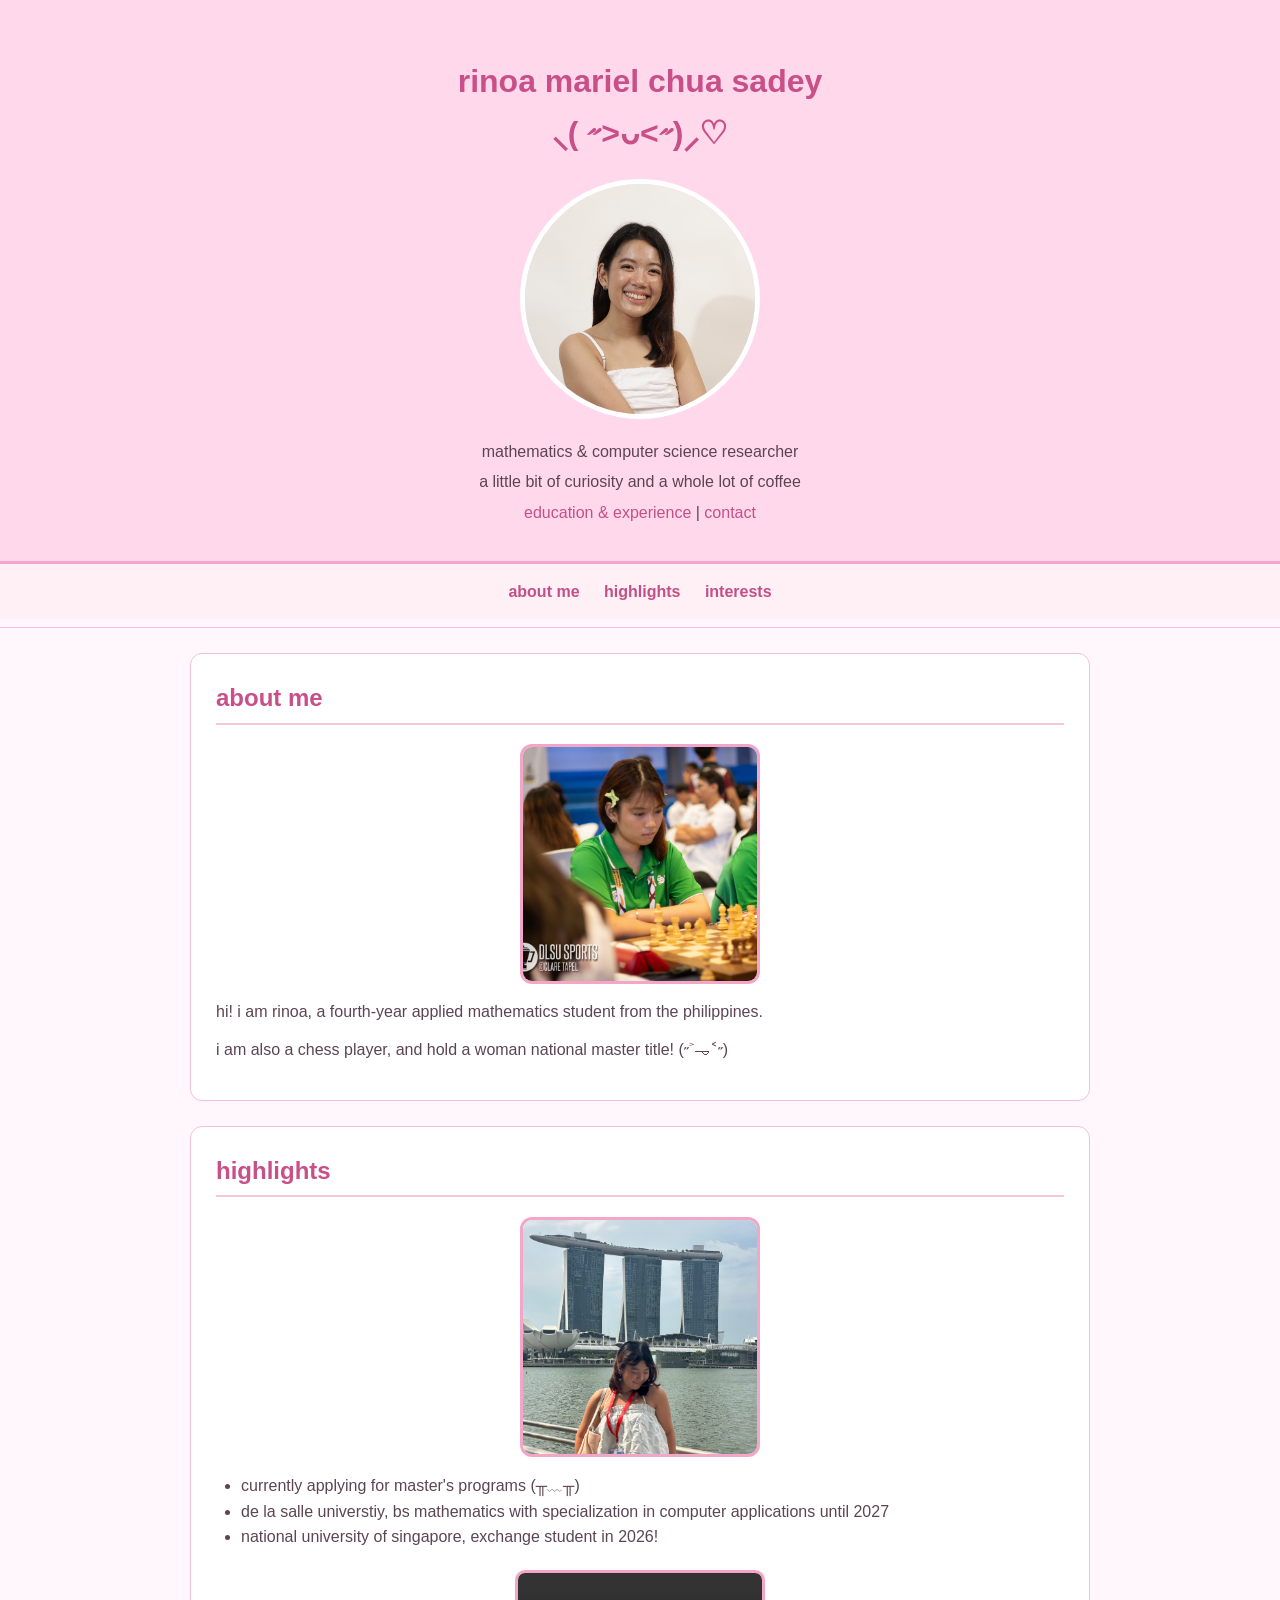
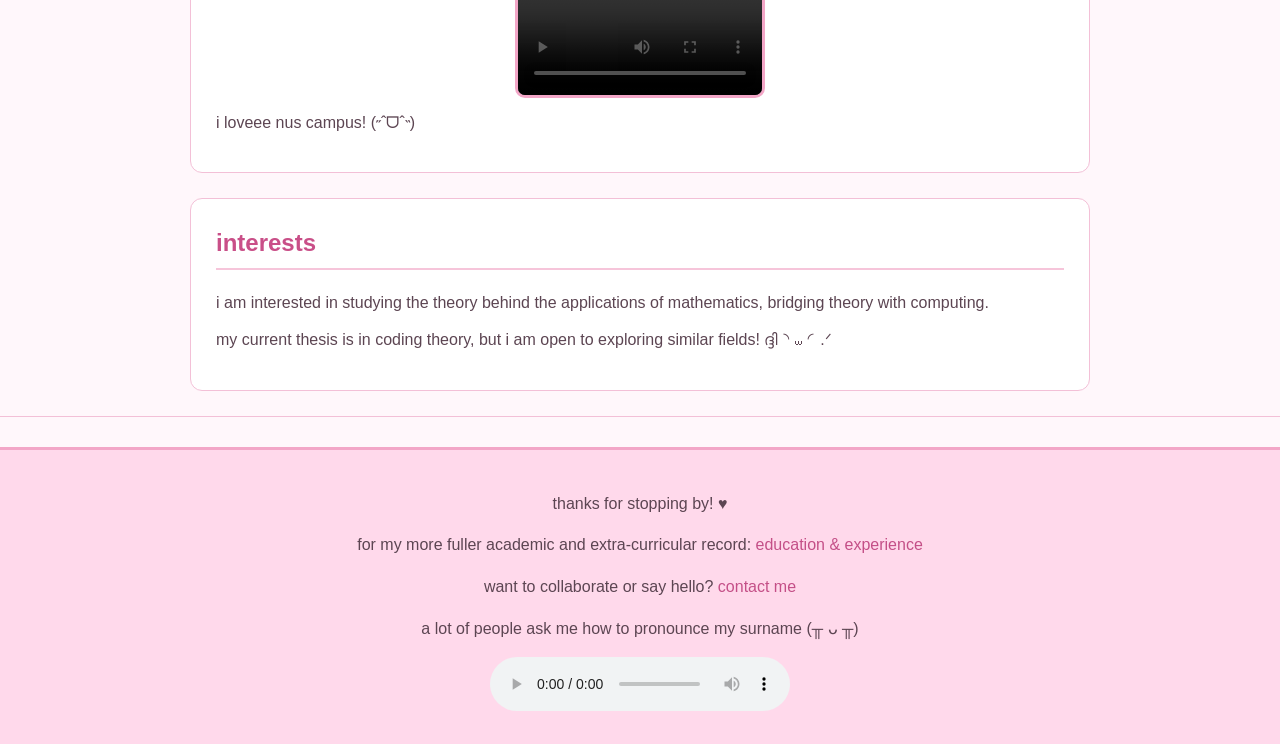
<file: index.html>
<!DOCTYPE html>
<html lang="en">
	<head>
		<title> rinoa's website &hearts; </title>
		<meta charset="UTF-8">
		<meta name="viewport" content="width=device-width, initial-scale=1">
		<link rel="stylesheet" type="text/css" href="styles.css">
	</head>
	<body>
		<header>
			<h1> rinoa mariel chua sadey <br> ⸜( ˶>ᴗ<˶)⸝♡ </h1>
			<img src="media/main.png" alt="my professional photo" width="240" height="240">
			<p> mathematics &amp; computer science researcher </p>
			<p> a little bit of curiosity and a whole lot of coffee </p>
			<a href="education-experience.html"> education &amp; experience </a> |
			<a href="contact.html"> contact </a>
		</header>
		<nav>
			<ul>
				<li><a href="index.html#about"> about me </a></li>
				<li><a href="index.html#highlights"> highlights </a></li>
				<li><a href="index.html#interests"> interests </a></li>
			</ul>
		</nav>
		<hr>
		<section id="about">
			<h2> about me </h2>
			<img src="media/chess.png" alt="my photo playing chess" width="240" height="240">
			<p>
				hi! i am rinoa, a fourth-year applied mathematics student from the philippines.
			</p>
			<p>
				i am also a chess player, and hold a woman national master title! (˶˃𐃷˂˶)
			</p>
		</section>
		<section id="highlights">
			<h2> highlights </h2>
			<img src="media/singapore.png" alt="my photo in singapore" width="240" height="240">
			<ul>
				<li> currently applying for master's programs (╥﹏╥) </li>
				<li> de la salle universtiy, bs mathematics with specialization in computer applications until 2027</li>
				<li> national university of singapore, exchange student in 2026! </li>
			</ul>
			<video controls width="250">
				<source src="media/nus_campus.mp4" type="video/mp4" />
				<p> your browser does not support the video element. </p>
			</video>
			<p> i loveee nus campus! (˶ˆᗜˆ˵) </p>
		</section>
		<section id="interests">
			<h2> interests </h2>
			<p> 
				i am interested in studying the theory behind the applications of mathematics,
				bridging theory with computing.
			</p>
			<p>
				my current thesis is in coding theory, but i am open to exploring similar fields! ദ്ദി◝ ⩊ ◜.ᐟ
			</p>
		</section>
		<hr>
		<footer>
			<p> thanks for stopping by! &hearts; </p> 
			<p>
				for my more fuller academic and extra-curricular record:
				<a href="education-experience.html"> education &amp; experience </a>
			</p>
			<p>
				want to collaborate or say hello?
				<a href="contact.html"> contact me </a>
			</p>
			<p>
				a lot of people ask me how to pronounce my surname (╥ ᴗ ╥)
			</p>
			<audio controls src="media/surname_pronunciation.m4a">
				your browser does not support the audio element.
			</audio>			
		</footer>
	</body>
</html>
</file>
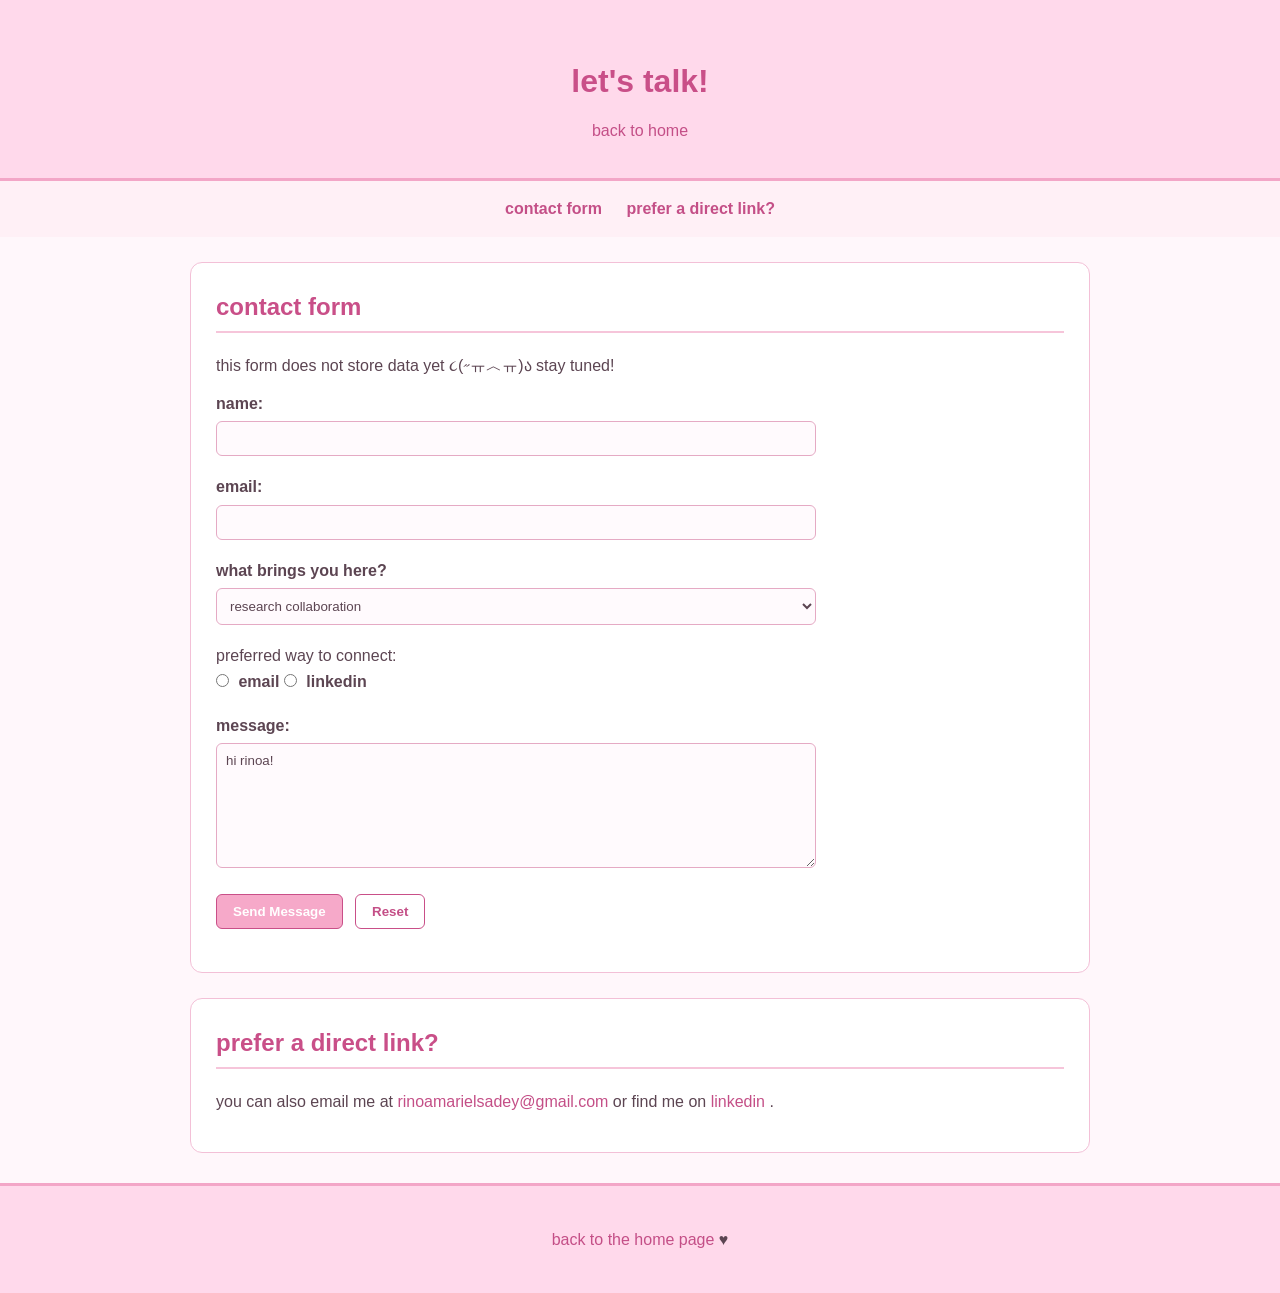
<file: contact.html>
<!DOCTYPE html>
<html lang="en">
	<head>
		<title> contact rinoa! </title>
		<meta charset="UTF-8">
		<meta name="viewport" content="width=device-width, initial-scale=1">
		<link rel="stylesheet" type="text/css" href="styles.css">
	</head>
	<body>
		<header id="top">
        	<h1> let's talk! </h1>
			<a href="index.html"> back to home </a>
    	</header>
		<nav>
			<ul>
				<li><a href="contact.html#contact-form"> contact form </a></li>
				<li><a href="contact.html#direct-contact"> prefer a direct link? </a></li>
			</ul>
		</nav>
		<section id="contact-form">
        	<h2> contact form </h2>
        	<p> this form does not store data yet ૮(˶ㅠ︿ㅠ)ა stay tuned! </p>
            	<form action="#" method="get">
                	<p>
                    	<label for="name"> name: </label><br>
                    	<input type="text" id="name" name="name">
                	</p>

                	<p>
                    	<label for="email"> email: </label><br>
                    	<input type="email" id="email" name="email">
                	</p>

                	<p>
                    	<label for="reason"> what brings you here? </label><br>
                    	<select id="reason" name="reason">
                        	<option value="research"> research collaboration </option>
                        	<option value="academic"> academic conversation </option>
                        	<option value="chess"> chess </option>
                        	<option value="other"> something else </option>
                    	</select>
                	</p>

                	<p>
                    	preferred way to connect: <br>
                    	<input type="radio" id="email-choice" name="contact-method" value="email">
                    	<label for="email-choice"> email </label>
                    	<input type="radio" id="linkedin-choice" name="contact-method" value="linkedin">
                    	<label for="linkedin-choice"> linkedin </label>
                	</p>

                	<p>
                    	<label for="message"> message: </label><br>
                    	<textarea id="message" name="message" rows="7" cols="50">hi rinoa! </textarea>
                	</p>

                	<p>
                    	<input type="submit" value="Send Message">
                    	<input type="reset" value="Reset">
                	</p>
            	</form>
        	</section>

        	<section id="direct-contact">
            <h2> prefer a direct link? </h2>
            <p>
                you can also email me at
                <a href="mailto:rinoamarielsadey@gmail.com"> rinoamarielsadey@gmail.com </a>
                or find me on
                <a href="https://www.linkedin.com/in/rinoa-mariel-sadey" target="_blank"> linkedin </a>.
            </p>
        </section>
    <footer>
        <p><a href="index.html"> back to the home page </a> &hearts;</p>
    </footer>
</html>
</file>
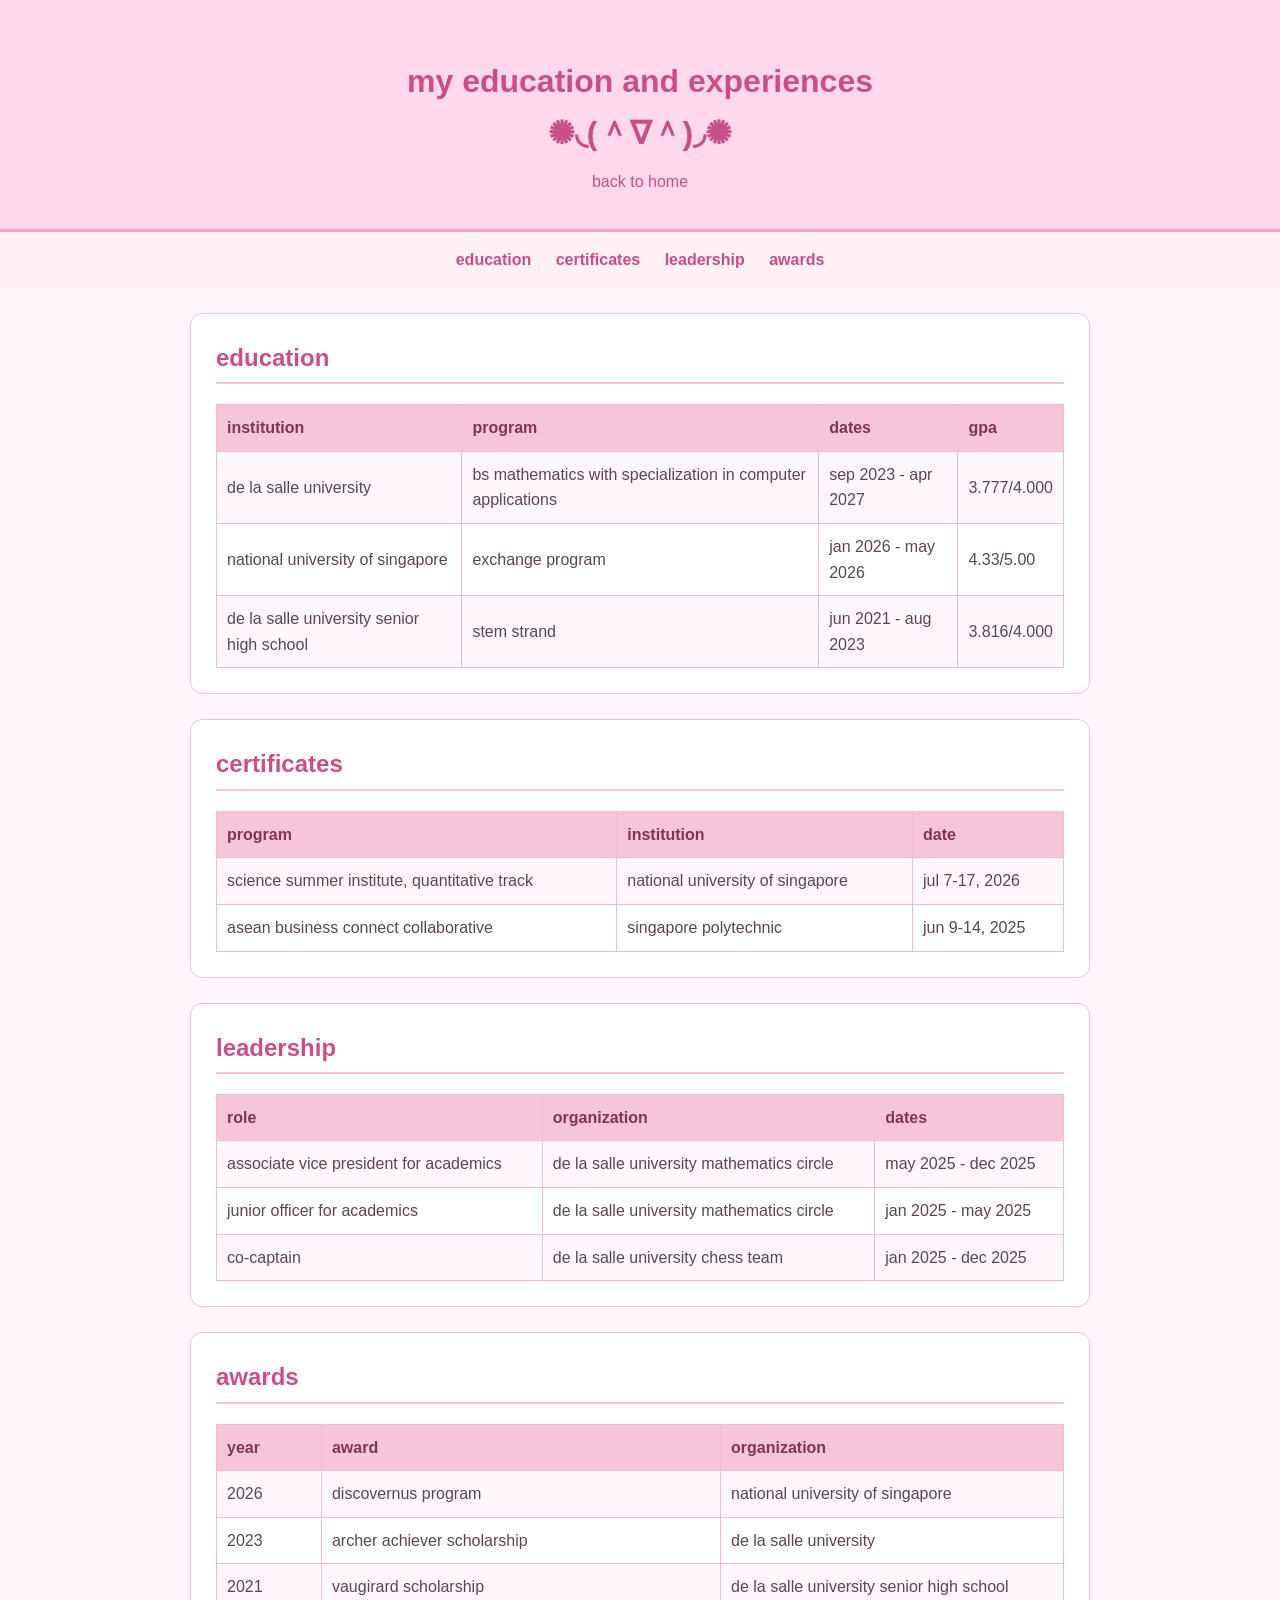
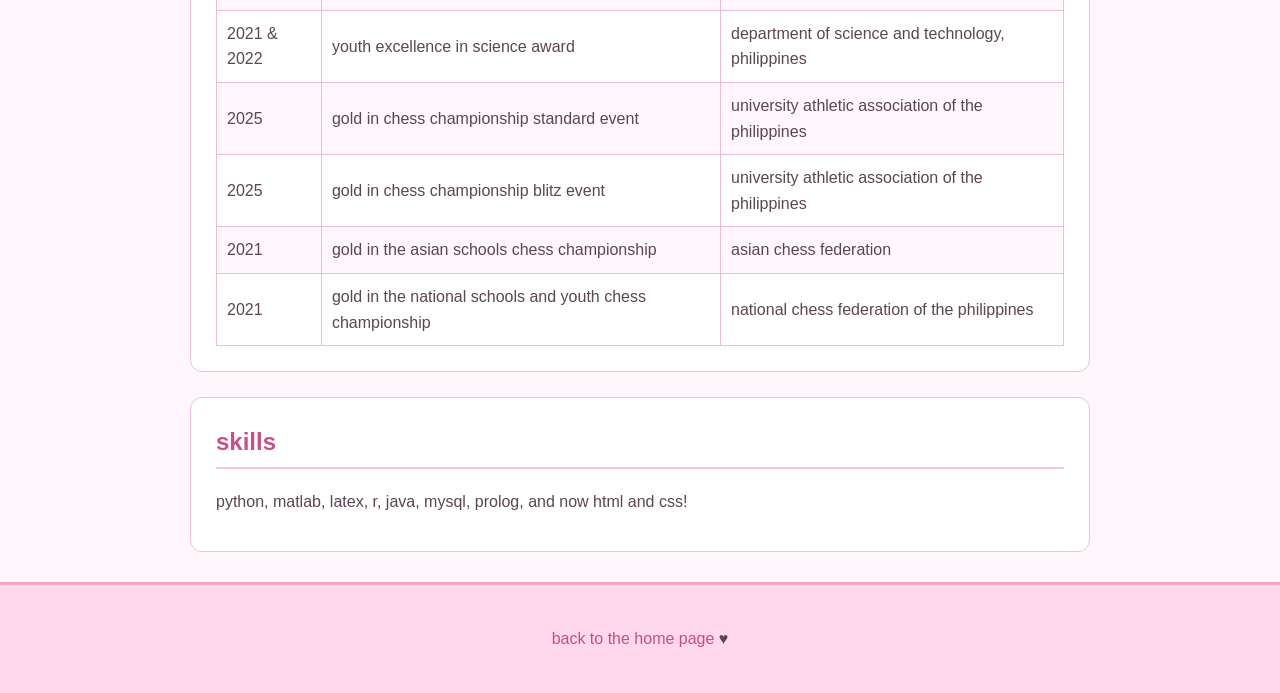
<file: education-experience.html>
<!DOCTYPE html>
<html lang="en">
<head>
    <title> rinoa's education &amp; experiences! </title>
    <meta charset="UTF-8">
    <meta name="viewport" content="width=device-width, initial-scale=1">
    <link rel="stylesheet" type="text/css" href="styles.css">
</head>
<body>
    <header>
        <h1> my education and experiences <br> ✺◟(＾∇＾)◞✺ </h1>
        <a href="index.html"> back to home </a>
    </header>
    <nav>
        <ul>
            <li> <a href="education-experience.html#education"> education </a> </li>
            <li> <a href="education-experience.html#certificates"> certificates </a> </li>
            <li> <a href="education-experience.html#leadership"> leadership </a> </li>
            <li> <a href="education-experience.html#awards"> awards </a> </li>
        </ul>
    </nav>
    <main>
        <section id="education">
            <h2> education </h2>
            <table>
                <tr>
                    <th> institution </th>
                    <th> program </th>
                    <th> dates </th>
                    <th> gpa </th>
                </tr>
                <tr>
                    <td> de la salle university </td>
                    <td> bs mathematics with specialization in computer applications </td>
                    <td> sep 2023 - apr 2027 </td>
                    <td> 3.777/4.000 </td>
                </tr>
                <tr>
                    <td> national university of singapore </td>
                    <td> exchange program </td>
                    <td> jan 2026 - may 2026 </td>
                    <td> 4.33/5.00 </td>
                </tr>
                <tr>
                    <td> de la salle university senior high school </td>
                    <td> stem strand </td>
                    <td> jun 2021 - aug 2023 </td>
                    <td> 3.816/4.000 </td>
                </tr>
            </table>
        </section>
        <section id="certificates">
            <h2> certificates </h2>
            <table>
                <tr>
                    <th> program </th>
                    <th> institution </th>
                    <th> date </th>
                </tr>
                <tr>
                    <td> science summer institute, quantitative track </td>
                    <td> national university of singapore </td>
                    <td> jul 7-17, 2026 </td>
                </tr>
                <tr>
                    <td> asean business connect collaborative </td>
                    <td> singapore polytechnic </td>
                    <td> jun 9-14, 2025 </td>
                </tr>
            </table>
        </section>
        <section id="leadership">
            <h2> leadership </h2>
            <table>
                <tr>
                    <th> role </th>
                    <th> organization </th>
                    <th> dates </th>
                </tr>
                <tr>
                    <td> associate vice president for academics </td>
                    <td> de la salle university mathematics circle </td>
                    <td> may 2025 - dec 2025 </td>
                </tr>
                <tr>
                    <td> junior officer for academics </td>
                    <td> de la salle university mathematics circle </td>
                    <td> jan 2025 - may 2025 </td>
                </tr>
                <tr>
                    <td> co-captain </td>
                    <td> de la salle university chess team </td>
                    <td> jan 2025 - dec 2025 </td>
                </tr>
            </table>
        </section>
        <section id="awards">
            <h2> awards </h2>
            <table>
                <tr>
                    <th> year </th>
                    <th> award </th>
                    <th> organization </th>
                </tr>
                <tr>
                    <td> 2026 </td>
                    <td> discovernus program </td>
                    <td> national university of singapore </td>
                </tr>
                <tr>
                    <td> 2023 </td>
                    <td> archer achiever scholarship </td>
                    <td> de la salle university </td>
                </tr>
                <tr>
                    <td> 2021 </td>
                    <td> vaugirard scholarship </td>
                    <td> de la salle university senior high school </td>
                </tr>
                <tr>
                    <td> 2021 &amp; 2022 </td>
                    <td> youth excellence in science award </td>
                    <td> department of science and technology, philippines </td>
                </tr>
                <tr>
                    <td> 2025 </td>
                    <td> gold in chess championship standard event </td>
                    <td> university athletic association of the philippines </td>
                </tr>
                <tr>
                    <td> 2025 </td>
                    <td> gold in chess championship blitz event </td>
                    <td> university athletic association of the philippines </td>
                </tr>
                <tr>
                    <td> 2021 </td>
                    <td> gold in the asian schools chess championship </td>
                    <td> asian chess federation </td>
                </tr>
                <tr>
                    <td> 2021 </td>
                    <td> gold in the national schools and youth chess championship </td>
                    <td> national chess federation of the philippines </td>
                </tr>
            </table>
        </section>
        <section id="skills">
            <h2> skills </h2>
            <p> python, matlab, latex, r, java, mysql, prolog, and now html and css! </p>
        </section>
    </main>
    <footer>
        <p><a href="index.html"> back to the home page </a> &hearts;</p>
    </footer>
</body>
</html>
</file>
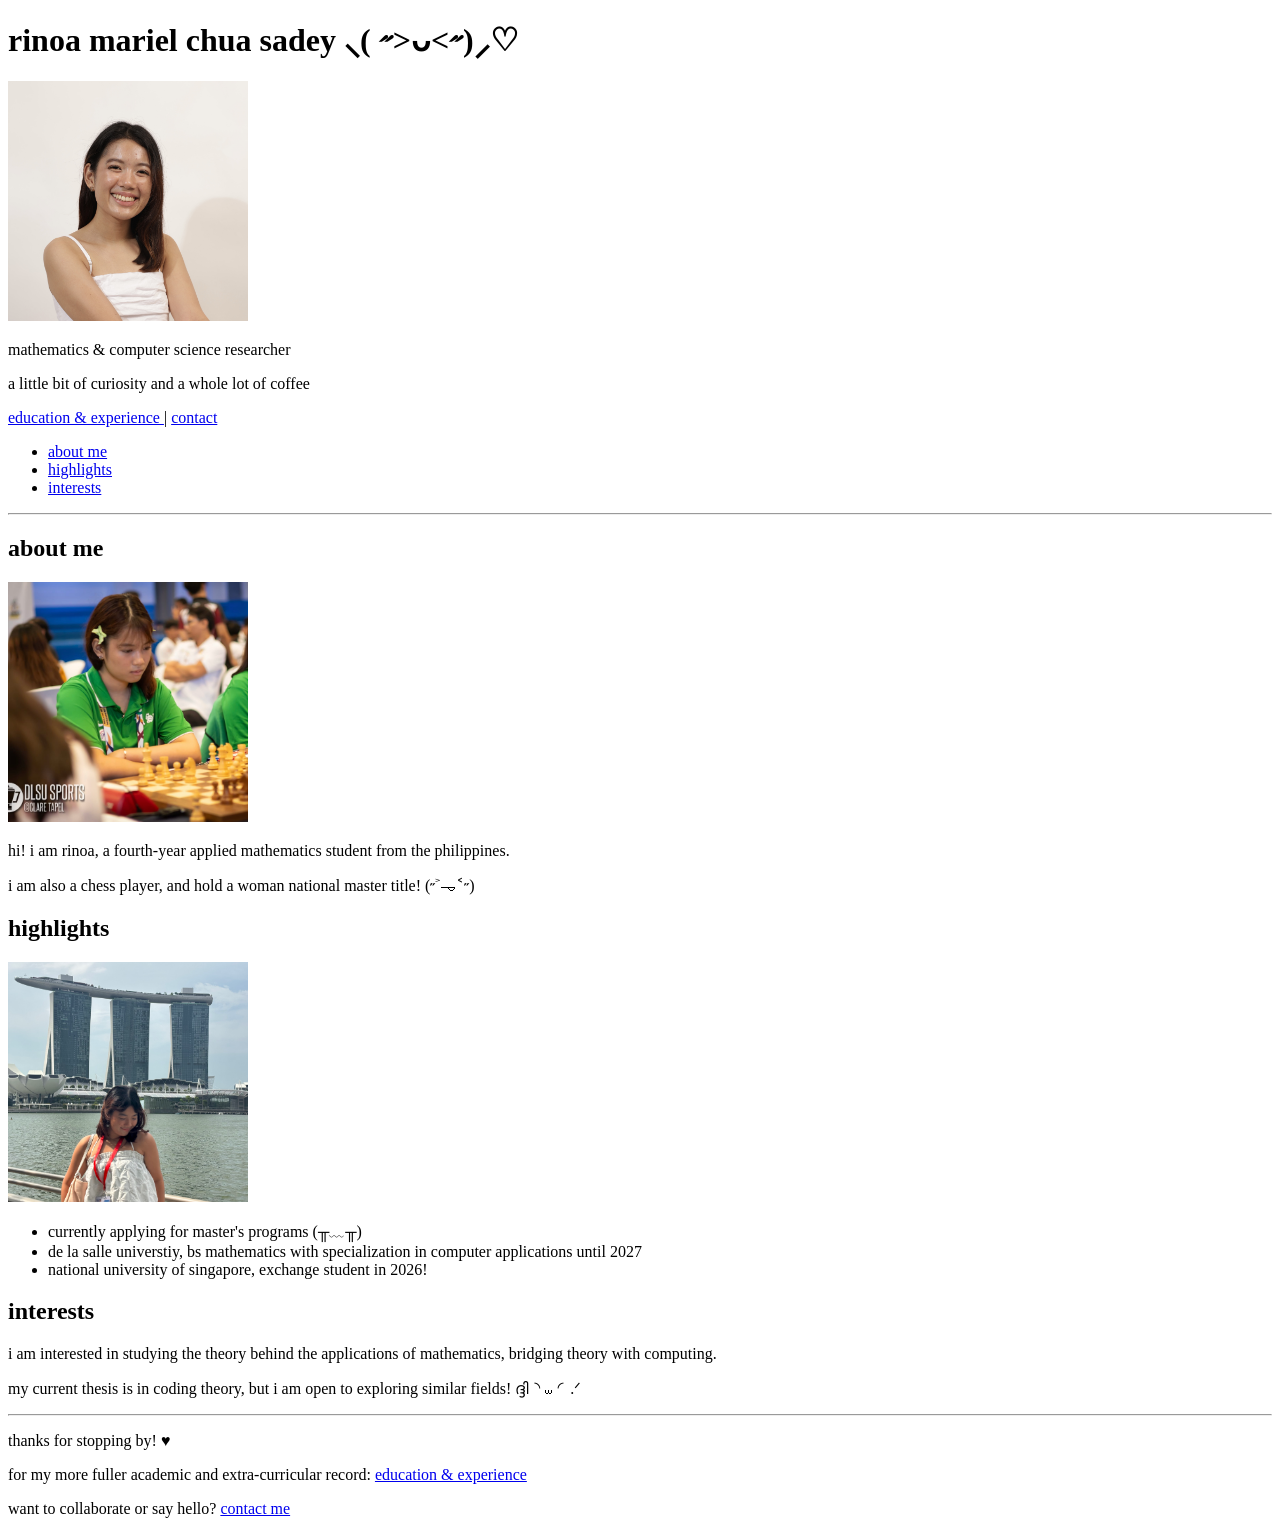
<file: home.html>
<!DOCTYPE html>
<html lang="en">
	<head>
		<title> rinoa's website &hearts; </title>
		<meta charset="UTF-8">
		<meta name="viewport" content="width=device-width, initial-scale=1">
	</head>
	<body>
		<header id="top">
			<h1> rinoa mariel chua sadey ⸜( ˶>ᴗ<˶)⸝♡ </h1>
			<img src="media/main.png" alt="my professional photo" width="240" height="240">
			<p> mathematics &amp; computer science researcher</p>
			<p> a little bit of curiosity and a whole lot of coffee</p>
			<a href="education-experience.html"> education &amp; experience </a> |
			<a href="contact.html"> contact </a>
		</header>
		<nav>
			<ul>
				<li><a href="home.html#about"> about me </a></li>
				<li><a href="home.html#highlights"> highlights </a></li>
				<li><a href="home.html#interests"> interests </a></li>
			</ul>
		</nav>
		<hr>
		<section id="about">
			<h2> about me </h2>
			<img src="media/chess.png" alt="my photo playing chess" width="240" height="240">
			<p>
				hi! i am rinoa, a fourth-year applied mathematics student from the philippines.
			</p>
			<p>
				i am also a chess player, and hold a woman national master title! (˶˃𐃷˂˶)
			</p>
		</section>
		<section id="highlights">
			<h2> highlights </h2>
			<img src="media/singapore.png" alt="my photo in singapore" width="240" height="240">
			<ul>
				<li> currently applying for master's programs (╥﹏╥) </li>
				<li> de la salle universtiy, bs mathematics with specialization in computer applications until 2027</li>
				<li> national university of singapore, exchange student in 2026! </li>
			</ul>
		</section>
		<section id="interests">
			<h2> interests </h2>
			<p> 
				i am interested in studying the theory behind the applications of mathematics,
				bridging theory with computing.
			</p>
			<p>
				my current thesis is in coding theory, but i am open to exploring similar fields! ദ്ദി◝ ⩊ ◜.ᐟ
			</p>
		</section>
		<hr>
		<footer>
			<p> thanks for stopping by! &hearts; </p> 
			<p>
				for my more fuller academic and extra-curricular record:
				<a href="education-experience.html"> education &amp; experience </a>
			</p>
			<p>
				want to collaborate or say hello?
				<a href="contact.html"> contact me <a/>
			</p>			
		</footer>
	</body>
</html>
</file>
<file: styles.css>
* {
    box-sizing: border-box;
}

body {
    font-family: Arial, Helvetica, sans-serif;
    line-height: 1.6;
    color: #5c4552;
    background-color: #fff7fb;
    margin: 0;
    padding: 0;
}

header {
    background-color: #ffd9eb;
    text-align: center;
    padding: 35px 20px;
    border-bottom: 3px solid #f3a6c7;
}

header h1 {
    color: #c94f88;
    margin-bottom: 10px;
}

header p {
    margin: 5px 0;
}

header img {
    display: block;
    width: 240px;
    height: 240px;
    margin: 20px auto;
    border: 5px solid #ffffff;
    border-radius: 50%;
}

a {
    color: #c44f87;
    text-decoration: none;
}

a:hover {
    color: #8f315f;
    text-decoration: underline;
}

nav {
    background-color: #fff0f6;
    padding: 10px 20px;
    text-align: center;
    border-bottom: 1pm solid #f3c0d7;
}

nav ul {
    list-style-type: none;
    margin: 0;
    padding: 0;
}

nav li {
    display: inline-block;
    margin: 5px 10px;
}

nav a {
    font-weight: bold;
}

section {
    max-width: 900px;
    margin: 25px auto;
    padding: 25px;
    background-color: #ffffff;
    border: 1px solid #f3c0d7;
    border-radius: 12px;
}

section h2 {
    color: #c94f88;
    margin-top: 0;
    border-bottom: 2px solid #f6c5da;
    padding-bottom: 5px;
}

section img {
    display: block;
    max-width: 100%;
    width: 240px;
    height: 240px;
    object-fit: cover;
    margin: 15px auto;
    border-radius: 12px;
    border: 3px solid #f3a6c7;
}

section p {
    margin: 12px 0;
}

section ul {
    padding-left: 25px;
}

video {
    display: block;
    max-width: 100%;
    margin: 20px auto 10px;
    border: 3px solid #f3a6c7;
    border-radius: 10px;
}

table {
    width: 100%;
    border-collapse: collapse;
    margin-top: 15px;
    background-color: #ffffff;
}

th,
td {
    border: 1px solid #efbdd3;
    padding: 10px;
    text-align: left;
}

th {
    background-color: #f7c5da;
    color: #7d3658;
}

tr:nth-child(even) {
    background-color: #fff7fb;
}

form p {
    margin-bottom: 18px;
}

label {
    font-weight: bold;
}

input[type="text"],
input[type="email"],
select,
textarea {
    width: 100%;
    max-width: 600px;
    padding: 9px;
    margin-top: 5px;
    border: 1px solid #e5aac4;
    border-radius: 6px;
    font-family: inherit;
    color: #5c4552;
    background-color: #fffafd;
}

input[type="radio"] {
    margin-left: 0;
    margin-right: 5px;
}

input[type="submit"],
input[type="reset"] {
    padding: 9px 16px;
    margin-right: 8px;
    border: 1px solid #c94f88;
    border-radius: 6px;
    background-color: #f6a9c9;
    color: #ffffff;
    font-weight: bold;
    cursor: pointer;
}

input[type="reset"] {
    background-color: #ffffff;
    color: #c44f87;
}

input[type="submit"]:hover,
input[type="reset"]:hover {
    background-color: #f29abb;
}

footer {
    background-color: #ffd9eb;
    text-align: center;
    padding: 25px 20px;
    margin-top: 30px;
    border-top: 3px solid #f3a6c7;
}

hr {
    border: 0;
    border-top: 1px solid #f3c0d7;
}

@media (max-width: 700px) {
    section {
        margin: 15px;
        padding: 18px;
    }

    nav li {
        display: block;
    }

    table {
        font-size: 14px;
    }

    th,
    td {
        padding: 7px;
    }
}
</file>
